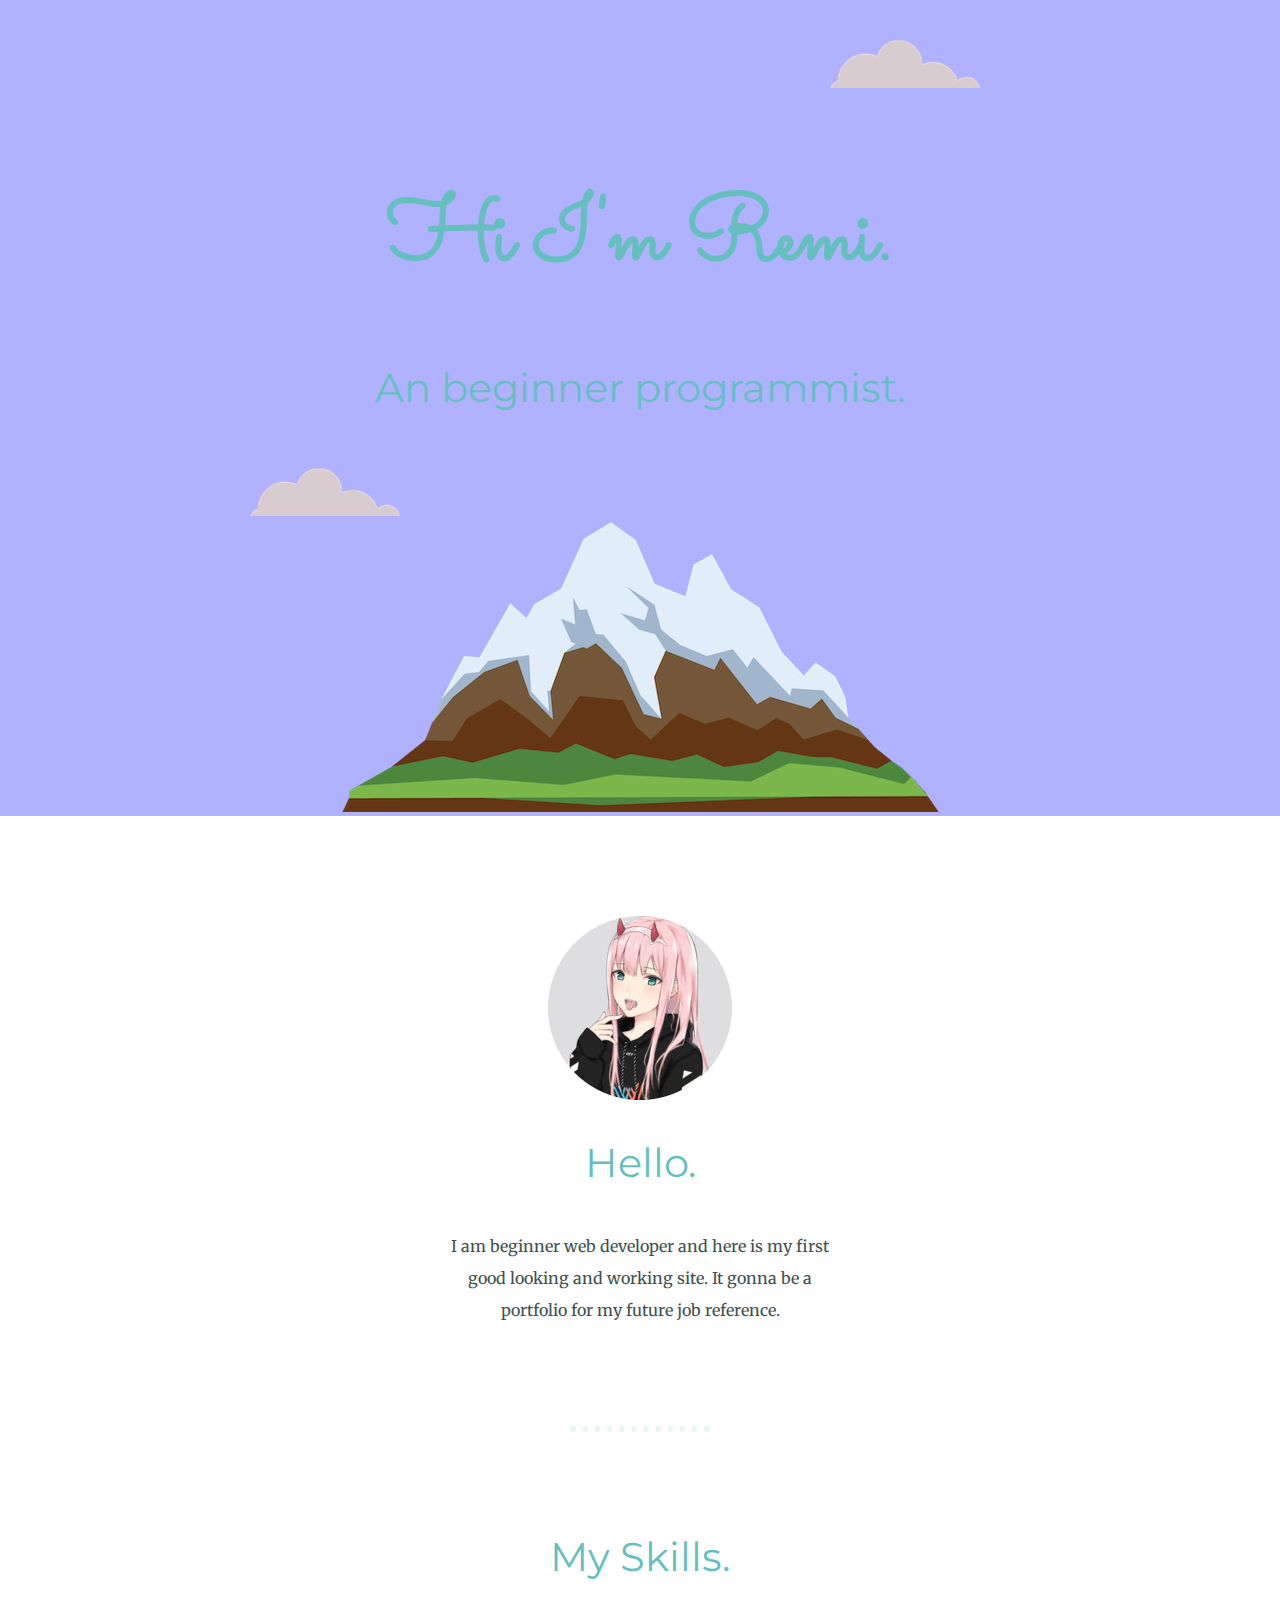
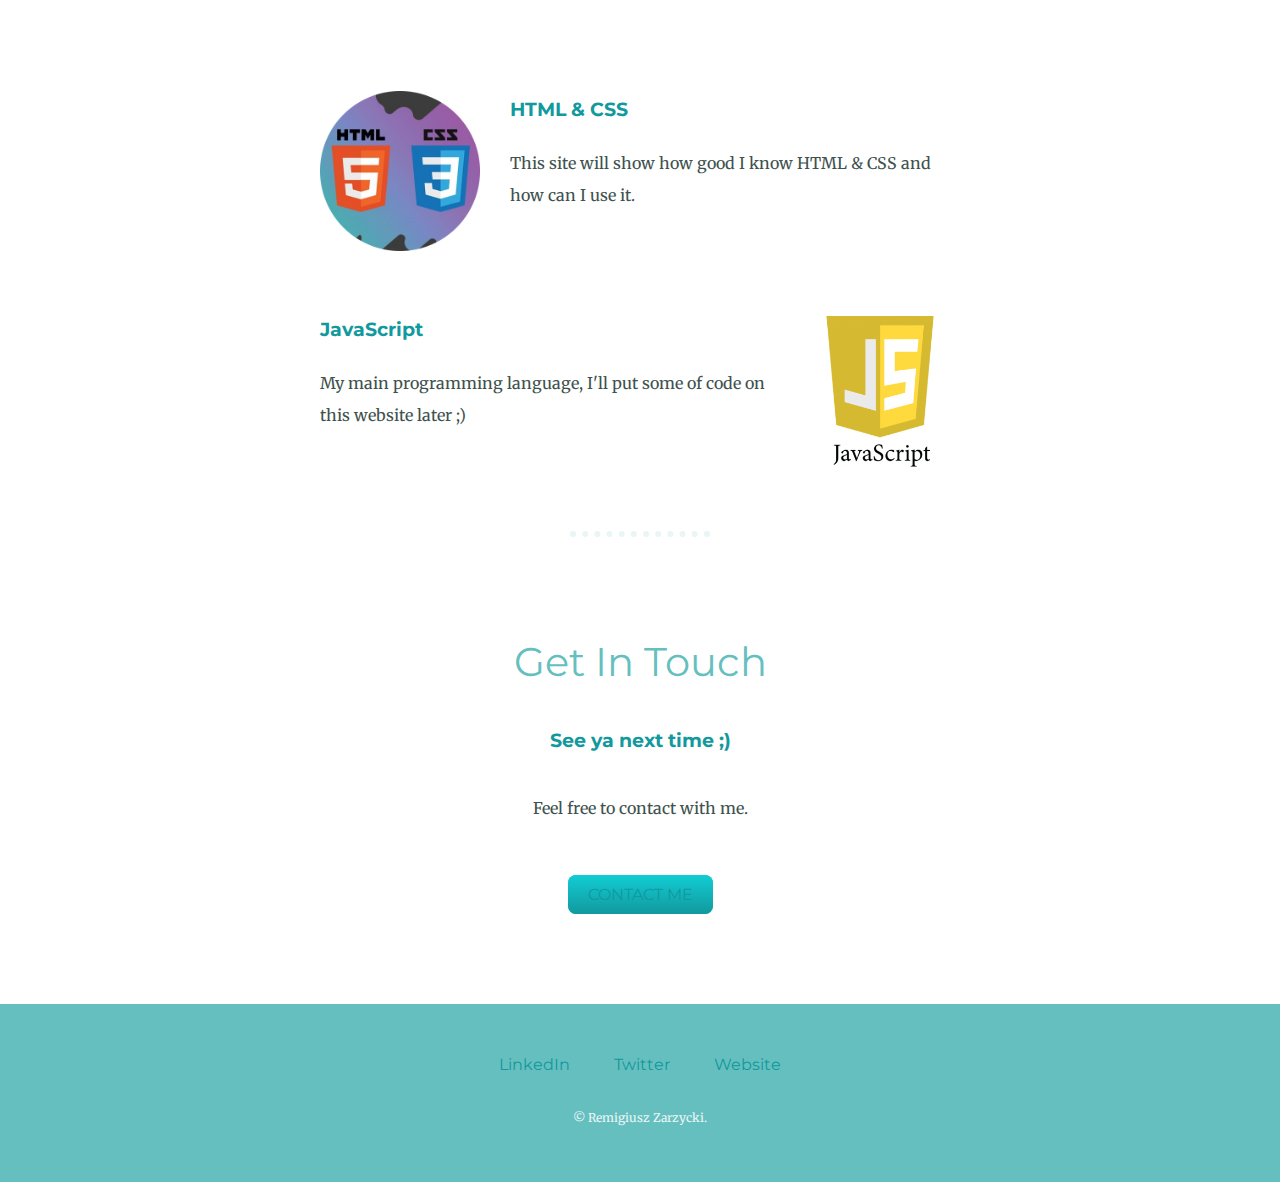
<file: index.html>
<!DOCTYPE html>
    <head>
        <meta charset="utf-8">
        <meta http-equiv="X-UA-Compatible" content="IE=edge">
        <title>Remigiusz Zarzycki</title>
        <link rel="stylesheet" href="css/style.css">
        <link rel="icon" href="favicon.ico">
        <link rel="preconnect" href="https://fonts.googleapis.com">
        <link rel="preconnect" href="https://fonts.gstatic.com" crossorigin>
        <link href="https://fonts.googleapis.com/css2?family=Merriweather&family=Montserrat&family=Sacramento&display=swap" rel="stylesheet">
    </head>
    <body>
        <div class="top-container">
            <img class="top-cloud" src="images/cloud.png" alt="cloud">
            <h1>Hi I'm Remi.</h1>
            <h2>An beginner programmist.</h2>
            <img class="bottom-cloud" src="images/cloud.png" alt="cloud">
            <img src="images/mountain.png" alt="mountain">
        </div>
        <div class="middle-container">
            <div class="profile">
              <img src="images/prof.png" alt="profka">
              <h2>Hello.</h2>
              <p class="prof-desc">I am beginner web developer and here is my first good looking and working site. It gonna be a portfolio for my future job reference.</p>
            </div>
            <hr>
            <div class="skills">
              <h2>My Skills.</h2>
              <div class="skill-row">
                <img class="htmlcss-img" src="images/htmlcss.png" alt="HTMLandCSS">
                <h3>HTML & CSS</h3>
                <p>This site will show how good I know HTML & CSS and how can I use it.</p>
              </div>
              <div class="skill-row">
                <img class="js-img" src="images/js.png" alt="JavaScript">
                <h3>JavaScript</h3>
                <p>My main programming language, I'll put some of code on this website later ;)</p>
              </div>
            </div>
            <hr>
            <div class="contact-me">
              <h2>Get In Touch</h2>
              <h3>See ya next time ;)</h3>
              <p class="contact-message">Feel free to contact with me.</p>
              <a class="btn" href="mailto:name@email.com">CONTACT ME</a>
            </div>
          </div>
          
          
          <div class="bottom-container">
            <a class="footer-link" href="https://www.linkedin.com/">LinkedIn</a>
            <a class="footer-link" href="https://twitter.com/">Twitter</a>
            <a class="footer-link" href="https://www.appbrewery.co/">Website</a>
            <p class="copyright">© Remigiusz Zarzycki.</p>
          </div>
    </body>
</html>
</file>
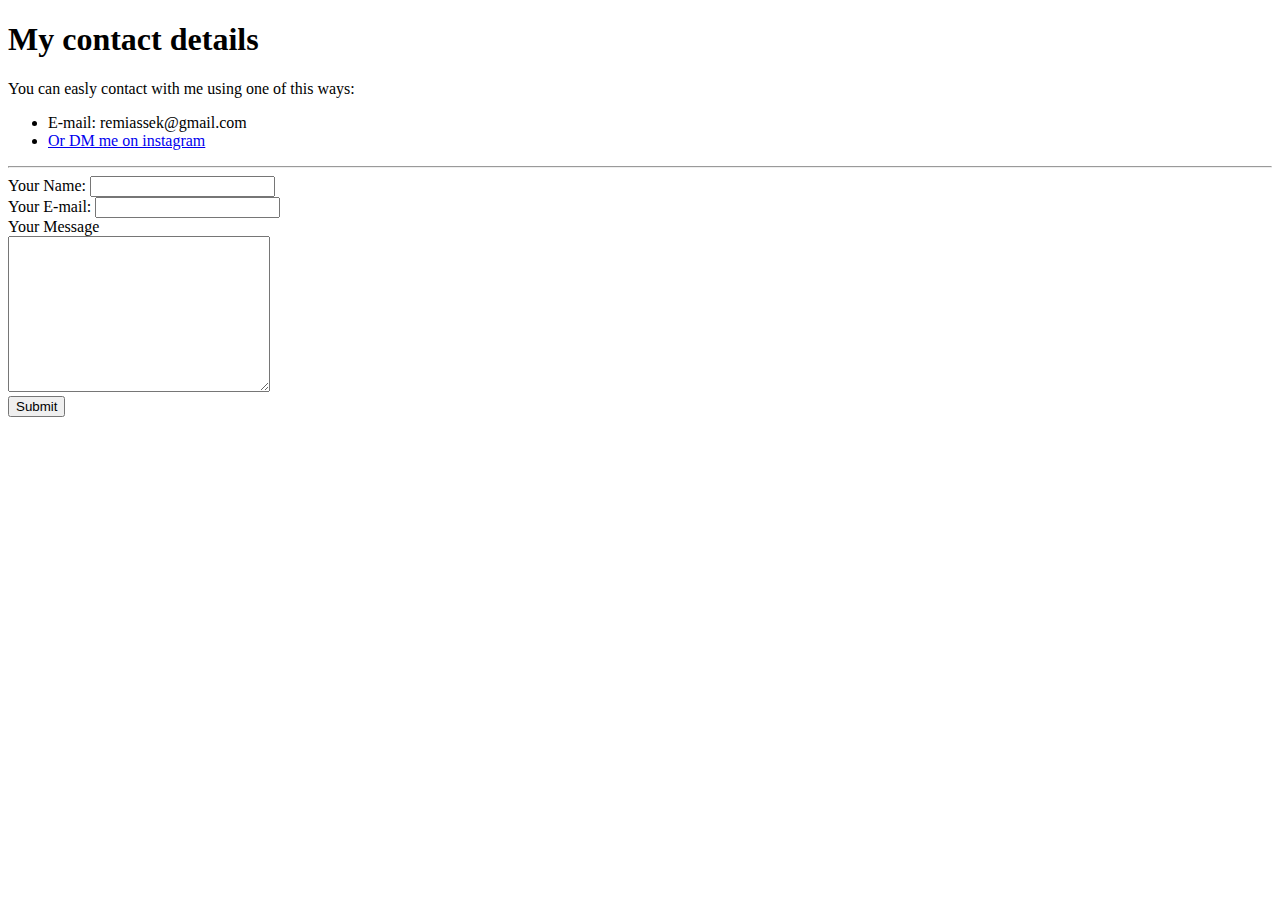
<file: contact.html>
<!DOCTYPE html>
<head>
    <meta charset="UTF-8">
    <title>Contact to Remi.</title>
</head>
<body>
    <h1>My contact details</h1>
    <p>You can easly contact with me using one of this ways:</p>
    <ul>
        <li>E-mail: remiassek@gmail.com</li>
        <li><a href="https://www.instagram.com/remixfury/">Or DM me on instagram</a></li>
    </ul>
    <hr>
    <form action="mailto:remiassek@gmail.com" method="post" enctype="text/plain">
        <label>Your Name:</label>
        <input type="text" name="yourName" value=""><br>
        <label>Your E-mail:</label>
        <input type="email" name="yourEmail" value=""><br>
        <label>Your Message</label><br>
        <textarea name="yourMessage" rows="10" cols="30"></textarea><br>
        <input type="submit" name="">
    </form>
    
</body>
</html>
</file>
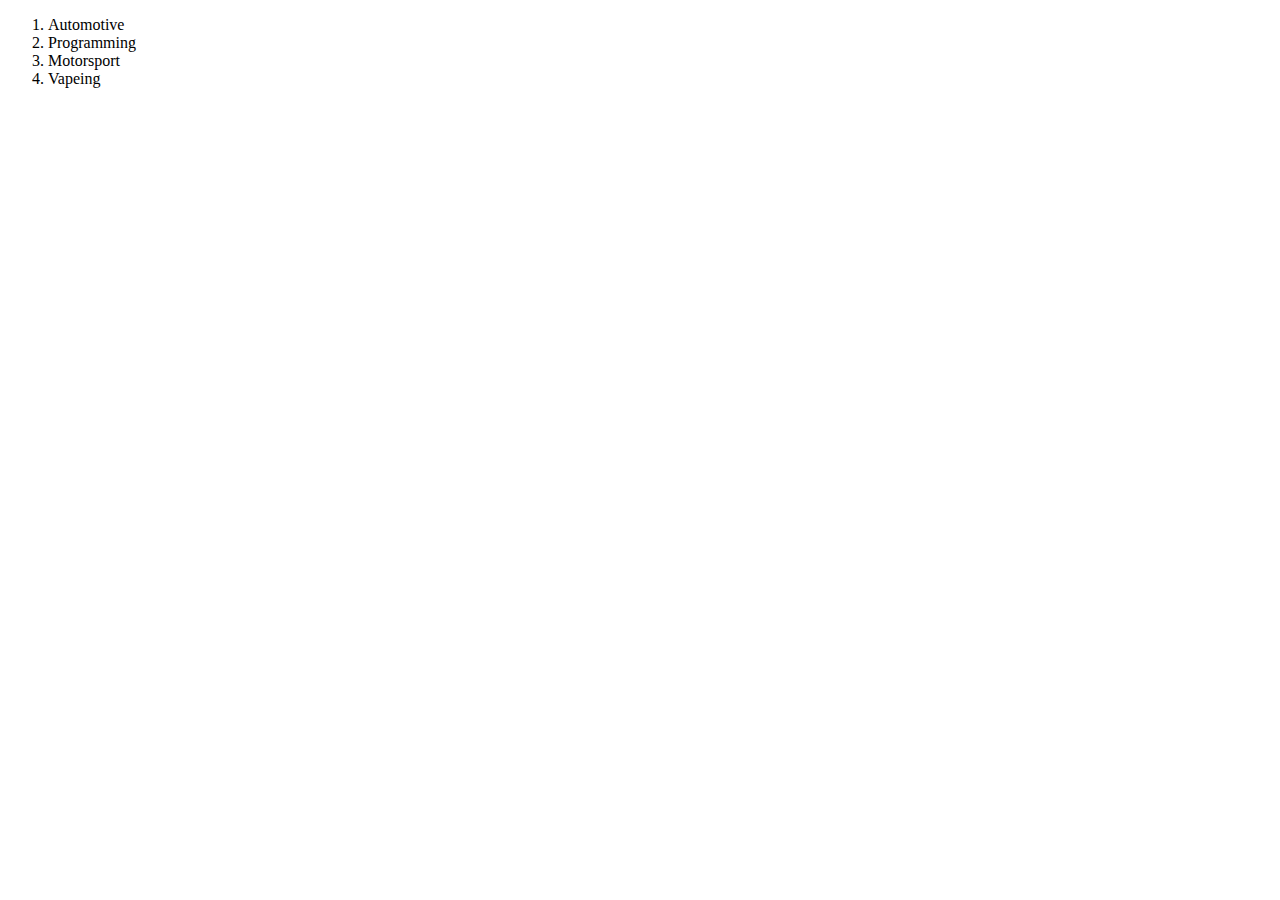
<file: hobbies.html>
<!DOCTYPE html>
<html>
    
    <head>
        <meta charset="utf-8">
        <title>My Hobbies</title>
    </head>
    
    <body>
        <ol>
            <li>Automotive</li>
            <li>Programming</li>
            <li>Motorsport</li>
            <li>Vapeing</li>
        </ol>
    </body>
</html>
</file>
<file: css/style.css>
body{
    margin: 0;
    text-align: center;
    font-family: 'Merriweather', serif;
    color: #40514E;
}
h1{
    margin: 50px auto 0 auto;
    font-family: 'Sacramento', cursive;
    font-size: 5.625rem;
    color: #66BFBF;
    line-height: 2;
}
h2{
    font-family: 'Montserrat', sans-serif;
    font-size: 2.5rem;
    color: #66BFBF;
    font-weight: normal;
    padding-bottom: 10px;
}
h3{
    font-family: 'Montserrat', sans-serif;
    color: #11999E;
}
a{
    color: #11999E;
    font-family: 'Montserrat', sans-serif;
    margin: 10px 20px;
    text-decoration: none;
}
a:hover{
    color: #EAf6f6;
}
hr{
    border: 6px dotted #EAF6F6;
    border-bottom: none;
    width: 10%;
    margin: 100px auto;
}

p{
    line-height: 2;
}
.top-container{
    padding-top: 100px;
    background-color: #B1B2FF;
    position: relative;
}
.middle-container{
    margin: 100px 0;
}
.bottom-container{
    background-color: #66BFBF;
    padding: 50px 0 20px;
}
.bottom-cloud{
    position: absolute;
    left: 250px;
    bottom: 300px;
}
.top-cloud{
    position: absolute;
    right: 300px;
    top: 40px;
}
.skill-row{
    width: 50%;
    margin: 100px auto 100px auto;
    text-align: left;
    line-height: 2;
}
.htmlcss-img{
    width: 25%;
    float: left;
    margin-right: 30px;
}
.js-img{
    width: 25%;
    float: right;
    margin-left: 30px;
}
.btn {
    background: #11cdd4;
    background-image: -webkit-linear-gradient(top, #11cdd4, #11999e);
    background-image: -moz-linear-gradient(top, #11cdd4, #11999e);
    background-image: -ms-linear-gradient(top, #11cdd4, #11999e);
    background-image: -o-linear-gradient(top, #11cdd4, #11999e);
    background-image: linear-gradient(to bottom, #11cdd4, #11999e);
    -webkit-border-radius: 8;
    -moz-border-radius: 8;
    border-radius: 8px;
    padding: 10px 20px 10px 20px;
    text-decoration: none;
    font-family: 'Montserrat', sans-serif;
  }
  
  .btn:hover {
    background: #30e3cb;
    background-image: -webkit-linear-gradient(top, #30e3cb, #2bc4ad);
    background-image: -moz-linear-gradient(top, #30e3cb, #2bc4ad);
    background-image: -ms-linear-gradient(top, #30e3cb, #2bc4ad);
    background-image: -o-linear-gradient(top, #30e3cb, #2bc4ad);
    background-image: linear-gradient(to bottom, #30e3cb, #2bc4ad);
    text-decoration: none;
  }
  .prof-desc{
    width: 30%;
    margin: auto;
    text-align: center;
  }
  .contact-message{
    width: 30%;
    margin: 40px auto 60px auto;
  }
  .copyright{
    color: #EAF6F6;
    font-size: 0.75rem;
    padding: 20px 0;
  }
</file>
